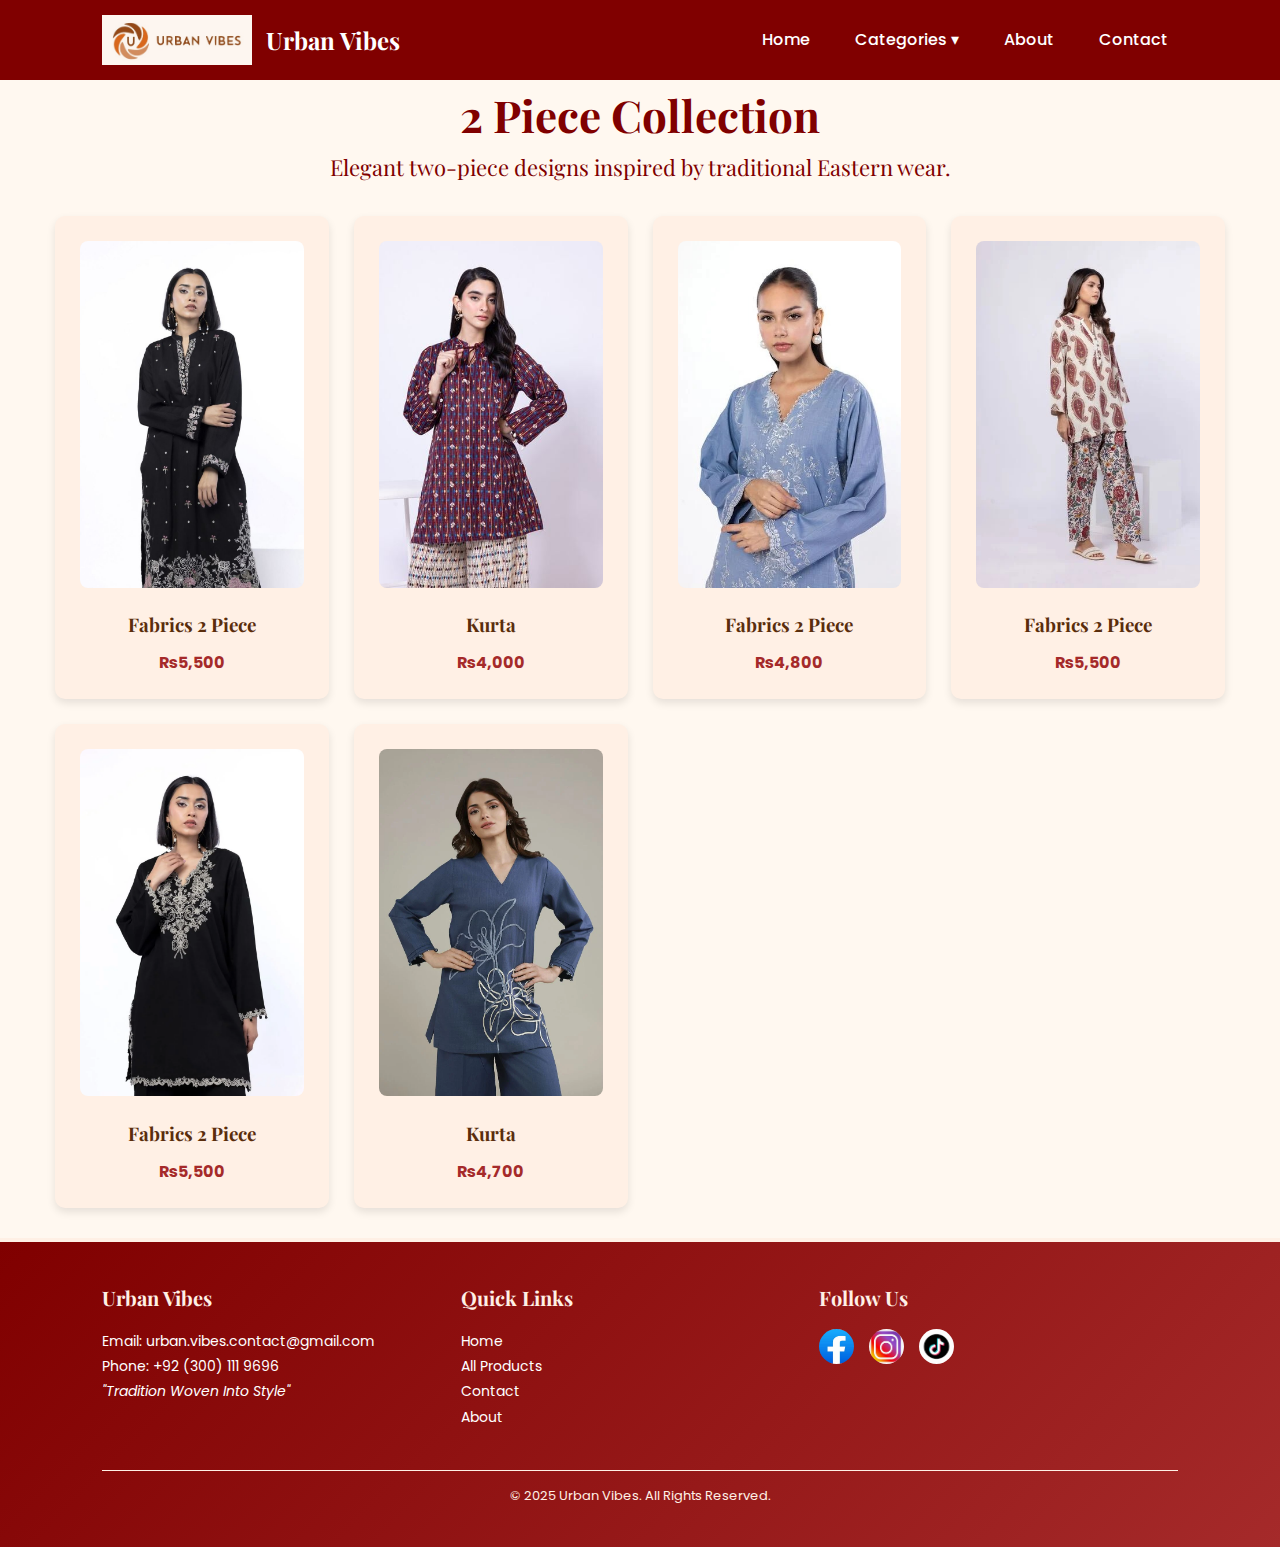
<file: 2piece.html>
<!DOCTYPE html>
<html lang="en">

<head>
    <meta charset="UTF-8">
    <meta name="viewport" content="width=device-width, initial-scale=1.0">
    <title>Urban Vibes - 2 Piece Collection</title>

    <!-- Google Fonts -->
    <link
        href="https://fonts.googleapis.com/css2?family=Poppins:wght@300;400;500;700&family=Playfair+Display:wght@500;700&display=swap"
        rel="stylesheet">

    <!-- CSS -->
    <link rel="stylesheet" href="style.css">
</head>

<body>

    <!-- ========================= NAV BAR ========================= -->
    <nav class="navbar">
        <div class="logo">
            <img src="logo.jpg" alt="Urban Vibes Logo">
            <span>Urban Vibes</span>
        </div>
        <ul class="nav-links">
            <li><a href="index.html">Home</a></li>
            <li class="dropdown">
                <a href="#">Categories ▾</a>
                <div class="dropdown-menu">
                    <a href="product.html">All Products</a>
                    <a href="2piece.html" class="active">2 Piece</a>
                    <a href="3piece.html">3 Piece</a>
                    <a href="perfumes.html">Fragrances</a>
                </div>
            </li>
            <li><a href="about.html">About</a></li>
            <li><a href="contact.html">Contact</a></li>
        </ul>
    </nav>

    <!-- ========================= PAGE HEADER ========================= -->
    <header class="page-header">
        <h1>2 Piece Collection</h1>
        <p>Elegant two-piece designs inspired by traditional Eastern wear.</p>
    </header>

    <!-- ========================= PRODUCTS GRID ========================= -->
   

    <!--by manual-->
    <section class="product-section">
        <div class="product-grid">
            <div class="product-card">
                <img src="chd08a_multi_2.jpg" alt="2 Piece Set 1" loading="lazy">
                <h3>Fabrics 2 Piece</h3>
                <p class="price">₨5,500</p>
                <div class="desc">
                    <p>Classic embroidered two-piece.</p>
                     <a href="https://pk.khaadi.com/fabrics-2-piece-top-and-bottom/CHD08A-VG_MULTI.html?source=plp&plpcgid=002-Fabrics" class="btn">Buy Now</a>
                </div>
            </div>
            <div class="product-card">
                <img src="2piece2.jpg" alt="2 Piece Set 2" loading="lazy">
                <h3>Kurta</h3>
                <p class="price">₨4,000</p>
                <div class="desc">
                    <p> A short printed kurta featuring full sleeves with seashell detailing and a band collar.</p>
                    <a href="https://pk.khaadi.com/kurta/25-10-12E10-08TA-VG_MULTI.html?source=recommendation" class="btn">Buy Now</a>
                </div>
            </div>
            <div class="product-card">
                <img src="2piece3.jpg" alt="2 Piece Set 3" loading="lazy">
                <h3>Fabrics 2 Piece</h3>
                <p class="price">₨4,800</p>
                <div class="desc">
                    <p>Comfortable everyday wear.</p>
                   <a href="https://pk.khaadi.com/fabrics-2-piece-top-and-bottom/CHD14YB-VG_MULTI.html?source=plp&plpcgid=002-Fabrics" class="btn">Buy Now</a>
                </div>
            </div>
            <div class="product-card">
                <img src="2piece4.jpg" alt="2 Piece Set 4" loading="lazy">
                <h3>Fabrics 2 Piece</h3>
                <p class="price">₨5,500</p>
                <div class="desc">
                    <p>Luxury fabric with detailing.</p>
                    <a href="https://pk.khaadi.com/pants/25-06-6E8-10BA-VG_MULTI.html" class="btn">Buy Now</a>
                </div>
            </div>
            <div class="product-card">
                <img src="2piece1.jpg" alt="2 Piece Set 5" loading="lazy">
                <h3>Fabrics 2 Piece </h3>
                <p class="price">₨5,500</p>
                <div class="desc">
                    <p> Dyed Embroidered Crosshatch.</p>
                    <a href="https://pk.khaadi.com/fabrics-2-piece-top-and-bottom/CHD04A-VG_MULTI.html" class="btn">Buy Now</a>
                </div>
            </div>
            <div class="product-card">
                <img src="25-10-12e9-07ta_multi_1.webp" alt="2 Piece Set 6" loading="lazy">
                <h3>Kurta</h3>
                <p class="price">₨4,700</p>
                <div class="desc">
                    <p> Heavy Textured Cotton.</p>
                    <a href="https://pk.khaadi.com/kurta/25-10-12E9-07TA-VG_MULTI.html?source=plp&plpcgid=013-Winter-Collection" class="btn">Buy Now</a>
                </div>
            </div>
            
    </section>


    <!-- ========================= FOOTER ========================= -->
    <footer class="footer">
        <div class="footer-section">
            <h3>Urban Vibes</h3>
            <p>Email: urban.vibes.contact@gmail.com</p>
            <p>Phone: +92 (300) 111 9696</p>
            <p><em>"Tradition Woven Into Style"</em></p>
        </div>

        <div class="footer-section">
            <h3>Quick Links</h3>
            <p><a href="index.html">Home</a></p>
            <p><a href="products.html">All Products</a></p>
            <p><a href="contact.html">Contact</a></p>
            <p><a href="about.html">About</a></p>
        </div>

        <div class="footer-section">
            <h3>Follow Us</h3>
            <div class="social-icons">
                 <a href="https://www.facebook.com/khaadi"><img src="facebook.jpg" alt="Facebook"></a>
                <a href="https://www.instagram.com/khaadi/"><img src="insta.jpg" alt="Instagram"></a>
                <a href="https://www.tiktok.com/@khaadi"><img src="tiktok.jpg" alt="Twitter"></a>
            </div>
        </div>

        <div class="footer-bottom">
            &copy; 2025 Urban Vibes. All Rights Reserved.
        </div>
    </footer>


    
           


</body>


</html>
</file>
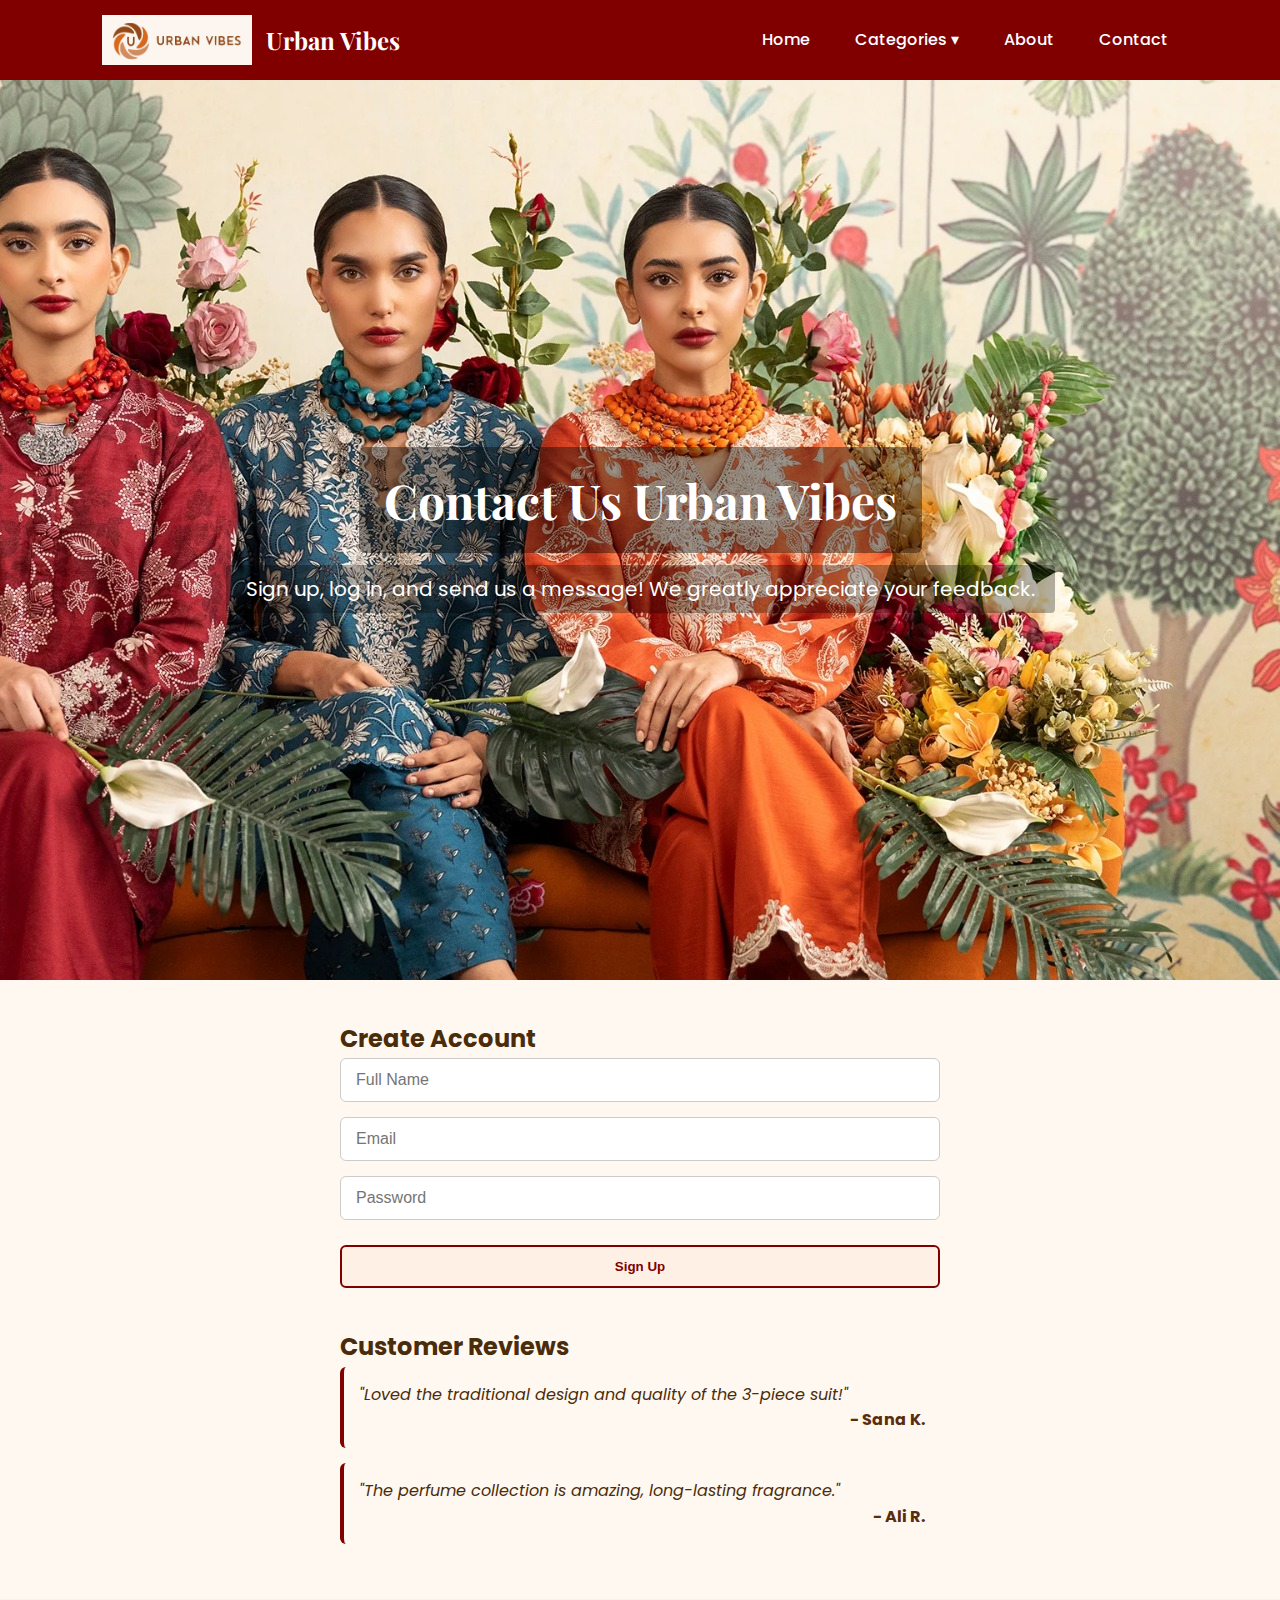
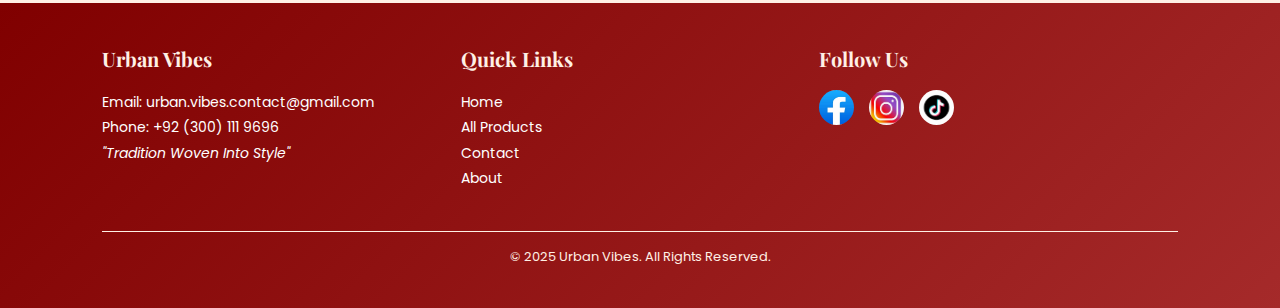
<file: contact.html>
<!DOCTYPE html>
<html lang="en">

<head>
  <meta charset="UTF-8">
  <meta name="viewport" content="width=device-width, initial-scale=1.0">
  <title>Contact – Urban Vibes</title>

  <link
    href="https://fonts.googleapis.com/css2?family=Poppins:wght@300;400;500;700&family=Playfair+Display:wght@500;700&display=swap"
    rel="stylesheet">
  <link rel="stylesheet" href="style.css">

  <script src="urbanvibes.js" defer></script>
  
</head>

<body>

  <!-- NAVBAR -->
  <nav class="navbar">
    <div class="logo">
      <img src="logo.jpg" alt="Urban Vibes Logo">
      <span id="welcomeText">Urban Vibes</span>
    </div>
    <ul class="nav-links">
      <li><a href="index.html">Home</a></li>
      <li class="dropdown">
        <a href="#">Categories ▾</a>
        <div class="dropdown-menu">
          <a href="products.html">All Products</a>
          <a href="2piece.html">2 Piece</a>
          <a href="3piece.html">3 Piece</a>
          <a href="perfumes.html">Fragrances</a>
        </div>
      </li>
      <li><a href="about.html">About</a></li>
      <li><a href="contact.html" class="active">Contact</a></li>
    </ul>
  </nav>

  <!-- ========================= HERO SECTION ========================= -->
  <header class="hero">
    <!-- Replace this background from CSS -->
    <div class="hero-text">
      <h1>Contact Us <span>Urban Vibes</span></h1>
      <p>Sign up, log in, and send us a message! We greatly appreciate your feedback.</p>
    </div>
  </header>

  <!-- CONTACT SECTION -->
  <section class="contact-section">
    <div class="contact-container">

      <!-- SIGNUP FORM -->
      <form id="signupForm">
        <h2>Create Account</h2>
        <input type="text" id="signupName" placeholder="Full Name" required>
        <input type="email" id="signupEmail" placeholder="Email" required>
        <input type="password" id="signupPassword" placeholder="Password" required>
        <button type="submit" class="btn-primary">Sign Up</button>
      </form>

      <!-- LOGIN FORM (hidden initially) -->
      <form id="loginForm" style="display:none;">
        <h2>Login</h2>
        <input type="email" id="loginEmail" placeholder="Email" required>
        <input type="password" id="loginPassword" placeholder="Password" required>
        <button type="submit" class="btn-primary">Login</button>
      </form>

      <!-- CONTACT FORM (hidden initially) -->
      <form id="contactForm" style="display:none;">
        <h2>Send Us a Message</h2>
        <input type="text" id="contactName" placeholder="Full Name" required>
        <input type="email" id="contactEmail" placeholder="Email" required>
        <textarea id="contactMessage" placeholder="Your Message" rows="5" required></textarea>
        <button type="submit" class="btn-primary">Submit</button>
      </form>

      <!-- Reviews -->
      <div class="reviews">
        <h2>Customer Reviews</h2>
        <div class="review-card">
          <p>"Loved the traditional design and quality of the 3-piece suit!"</p>
          <span>- Sana K.</span>
        </div>
        <div class="review-card">
          <p>"The perfume collection is amazing, long-lasting fragrance."</p>
          <span>- Ali R.</span>
        </div>
      </div>

    </div>
  </section>

  <!-- FOOTER -->
  <footer class="footer">
    <div class="footer-section">
      <h3>Urban Vibes</h3>
      <p>Email: urban.vibes.contact@gmail.com</p>
      <p>Phone: +92 (300) 111 9696</p>
      <p><em>"Tradition Woven Into Style"</em></p>
    </div>

    <div class="footer-section">
      <h3>Quick Links</h3>
      <p><a href="index.html">Home</a></p>
      <p><a href="products.html">All Products</a></p>
      <p><a href="contact.html">Contact</a></p>
      <p><a href="about.html">About</a></p>
    </div>

    <div class="footer-section">
      <h3>Follow Us</h3>
      <div class="social-icons">
         <a href="https://www.facebook.com/khaadi"><img src="facebook.jpg" alt="Facebook"></a>
                <a href="https://www.instagram.com/khaadi/"><img src="insta.jpg" alt="Instagram"></a>
                <a href="https://www.tiktok.com/@khaadi"><img src="tiktok.jpg" alt="Twitter"></a>
      </div>
    </div>

    <div class="footer-bottom">
      &copy; 2025 Urban Vibes. All Rights Reserved.
    </div>
  </footer>


</body>

</html>
</file>
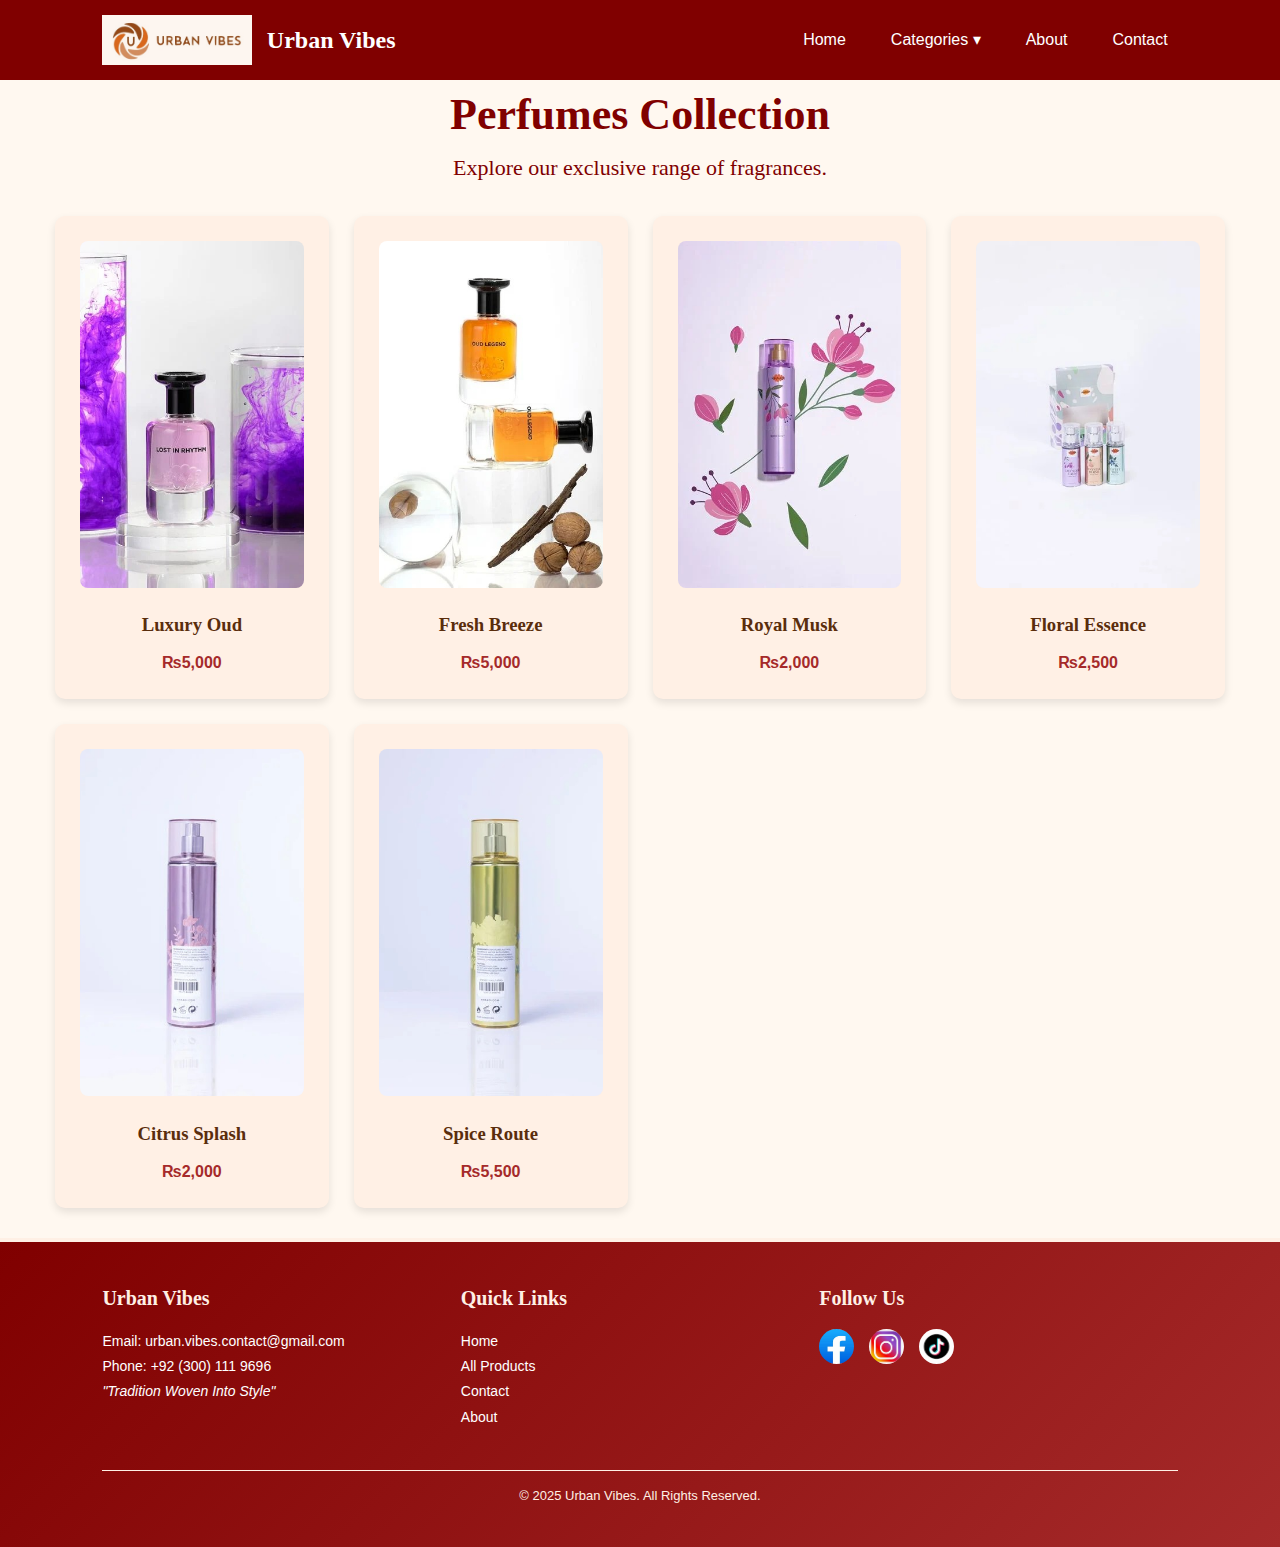
<file: perfumes.html>
<!DOCTYPE html>
<html lang="en">

<head>
    <meta charset="UTF-8">
    <meta name="viewport" content="width=device-width, initial-scale=1.0">
    <title>Perfumes Collection</title>
    <link rel="stylesheet" href="style.css">
</head>

<body>
    <!-- ========================= NAV BAR ========================= -->
    <nav class="navbar">
        <div class="logo">
            <img src="logo.jpg" alt="Urban Vibes Logo">
            <span>Urban Vibes</span>
        </div>

        <ul class="nav-links">
            <li><a href="index.html">Home</a></li>


            <li class="dropdown">
                <a href="#">Categories ▾</a>
                <div class="dropdown-menu">
                    <a href="product.html">All Products</a>
                    <a href="2piece.html" class="active">2 Piece</a>
                    <a href="3piece.html">3 Piece</a>
                    <a href="perfumes.html">Fragrances</a>
                </div>
            </li>
            <li><a href="about.html">About</a></li>

            <li><a href="contact.html">Contact</a></li>
        </ul>
    </nav>

    <!-- ========================= PAGE HEADER ========================= -->
    <header class="page-header">
        <h1>Perfumes Collection</h1>
        <p>Explore our exclusive range of fragrances.</p>
    </header>

    <!-- ========================= PRODUCTS GRID ========================= -->

    <section class="product-section">
        <div class="product-grid">

            <div class="product-card">
                <img src="perf1.jpg" alt="Perfume 1">
                <h3>Luxury Oud</h3>
                <p class="price">₨5,000</p>
                <div class="desc">
                    <p>Long-lasting Arabian fragrance.</p>
                  <a href="https://pk.khaadi.com/lost-in-rhythm/BFP250101-VG_MULTI.html?source=plp&plpcgid=006004-eau-de-parfum" class="btn">Buy Now</a>
                </div>
            </div>

            <div class="product-card">
                <img src="perf2.jpg" alt="Perfume 2">
                <h3>Fresh Breeze</h3>
                <p class="price">₨5,000</p>
                <div class="desc">
                    <p>Light and refreshing daily wear scent.</p>
                   <a href="https://pk.khaadi.com/oud-legend/BFP250107-VG_MULTI.html?source=plp&plpcgid=006004-eau-de-parfum" class="btn">Buy Now</a>
                </div>
            </div>

            <div class="product-card">
                <img src="perf3.jpg" alt="Perfume 3">
                <h3>Royal Musk</h3>
                <p class="price">₨2,000</p>
                <div class="desc">
                    <p>Elegant musky notes with premium feel.</p>
                  <a href="https://pk.khaadi.com/lavender-calm/BFBM241102-VG_DEFAULT.html?source=plp&plpcgid=006003-body-mist" class="btn">Buy Now</a>
                </div>
            </div>

            <div class="product-card">
                <img src="perf4.jpg" alt="Perfume 4">
                <h3>Floral Essence</h3>
                <p class="price">₨2,500</p>
                <div class="desc">
                    <p>Delicate floral fragrance for special occasions.</p>
                    <a href="https://pk.khaadi.com/gift-set/BFGS2502-VG_MULTI.html?source=plp&plpcgid=006-Fragrances" class="btn">Buy Now</a>
                </div>
            </div>

            <div class="product-card">
                <img src="perf5.jpg" alt="Perfume 5">
                <h3>Citrus Splash</h3>
                <p class="price">₨2,000</p>
                <div class="desc">
                    <p>Energizing citrus blend for a vibrant day.</p>
                     <a href="https://pk.khaadi.com/fruity-amber/BFBM250107-VG_MULTI.html?source=plp&plpcgid=006003-body-mist" class="btn">Buy Now</a>
                </div>
            </div>
            <div class="product-card">
                <img src="perf6.jpg" alt="Perfume 6">
                <h3>Spice Route</h3>
                <p class="price">₨5,500</p>
                <div class="desc">
                    <p>Exotic spicy aroma with a warm undertone.</p>
                   <a href="https://pk.khaadi.com/gentle-jasmine/BFBM250110-VG_MULTI.html?source=plp&plpcgid=006003-body-mist" class="btn">Buy Now</a>
                </div>
            </div>
        </div>
    </section>

    <!-- ========================= FOOTER ========================= -->
    <footer class="footer">
        <div class="footer-section">
            <h3>Urban Vibes</h3>
            <p>Email: urban.vibes.contact@gmail.com</p>
            <p>Phone: +92 (300) 111 9696</p>
            <p><em>"Tradition Woven Into Style"</em></p>
        </div>

        <div class="footer-section">
            <h3>Quick Links</h3>
            <p><a href="index.html">Home</a></p>
            <p><a href="products.html">All Products</a></p>
            <p><a href="contact.html">Contact</a></p>
            <p><a href="about.html">About</a></p>
        </div>

        <div class="footer-section">
            <h3>Follow Us</h3>
            <div class="social-icons">
                 <a href="https://www.facebook.com/khaadi"><img src="facebook.jpg" alt="Facebook"></a>
                <a href="https://www.instagram.com/khaadi/"><img src="insta.jpg" alt="Instagram"></a>
                <a href="https://www.tiktok.com/@khaadi"><img src="tiktok.jpg" alt="Twitter"></a>
            </div>
        </div>

        <div class="footer-bottom">
            &copy; 2025 Urban Vibes. All Rights Reserved.
        </div>
    </footer>
</body>


</html>
</file>
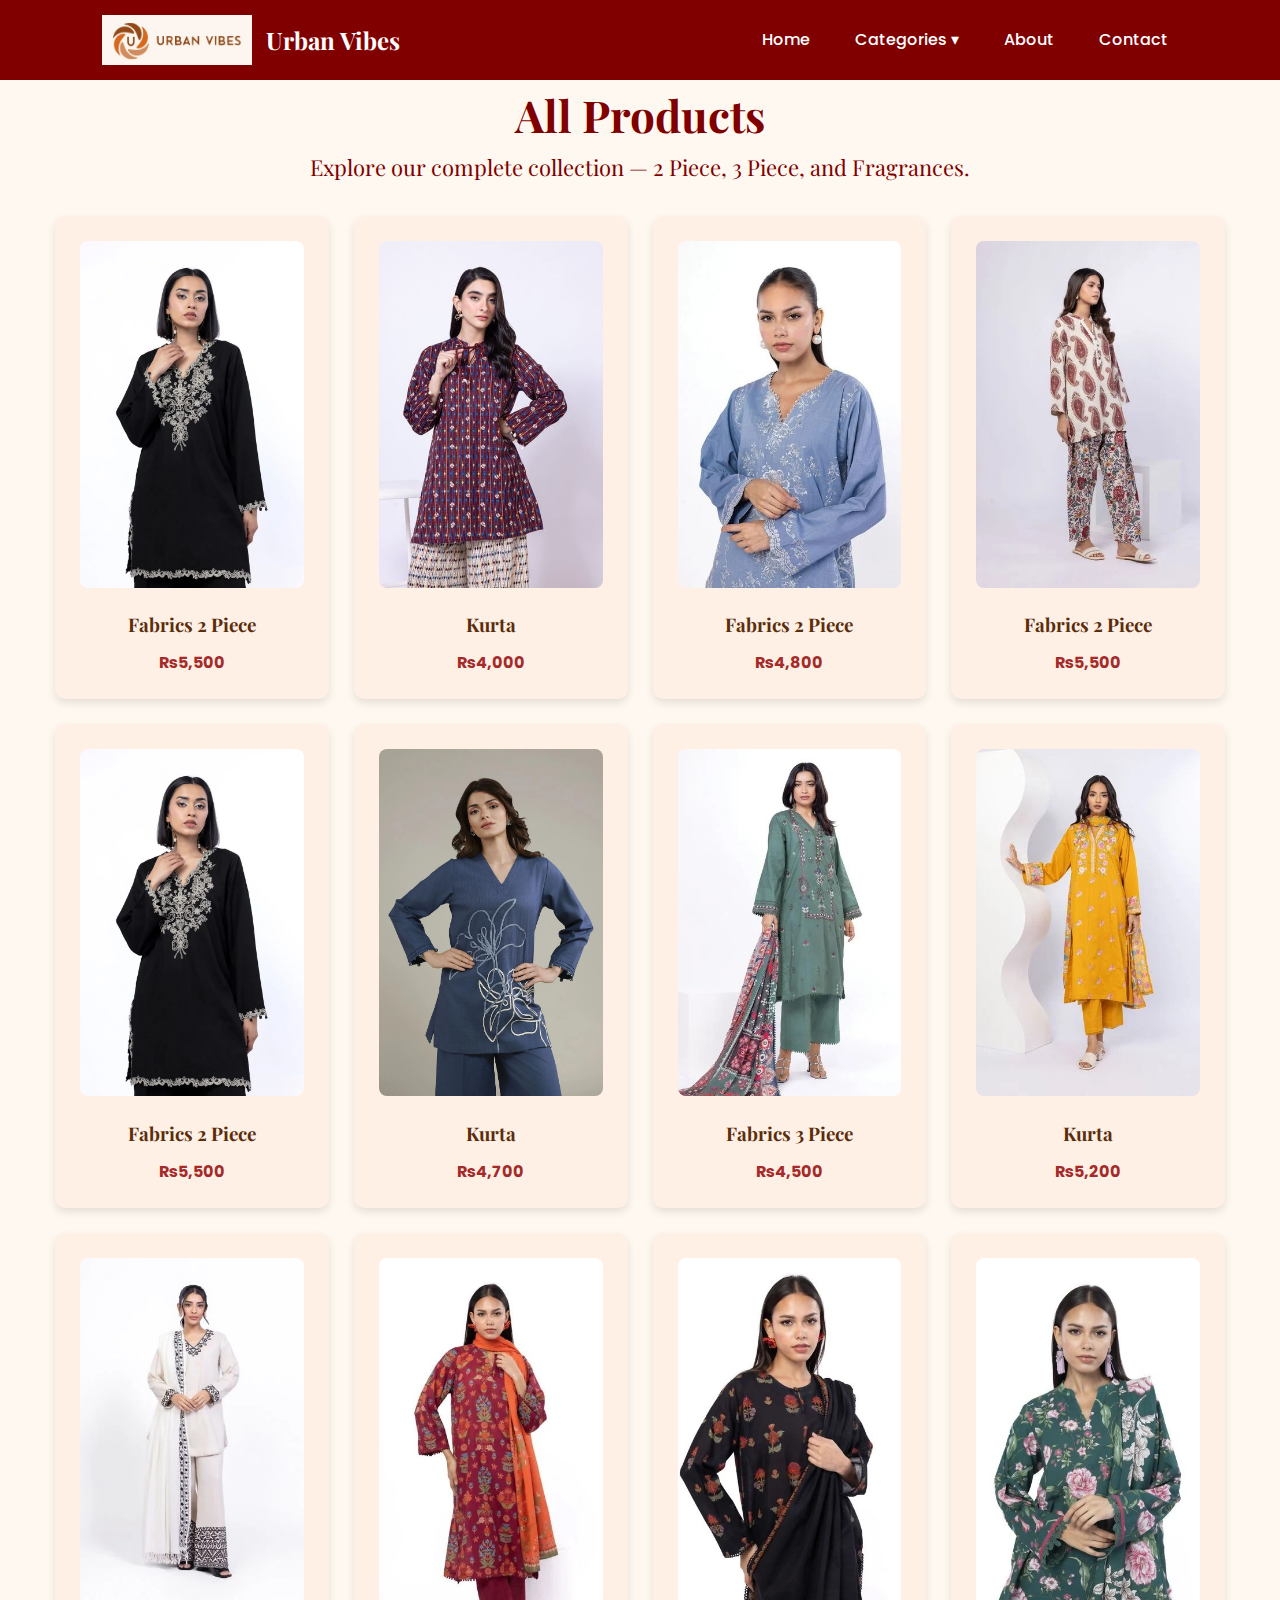
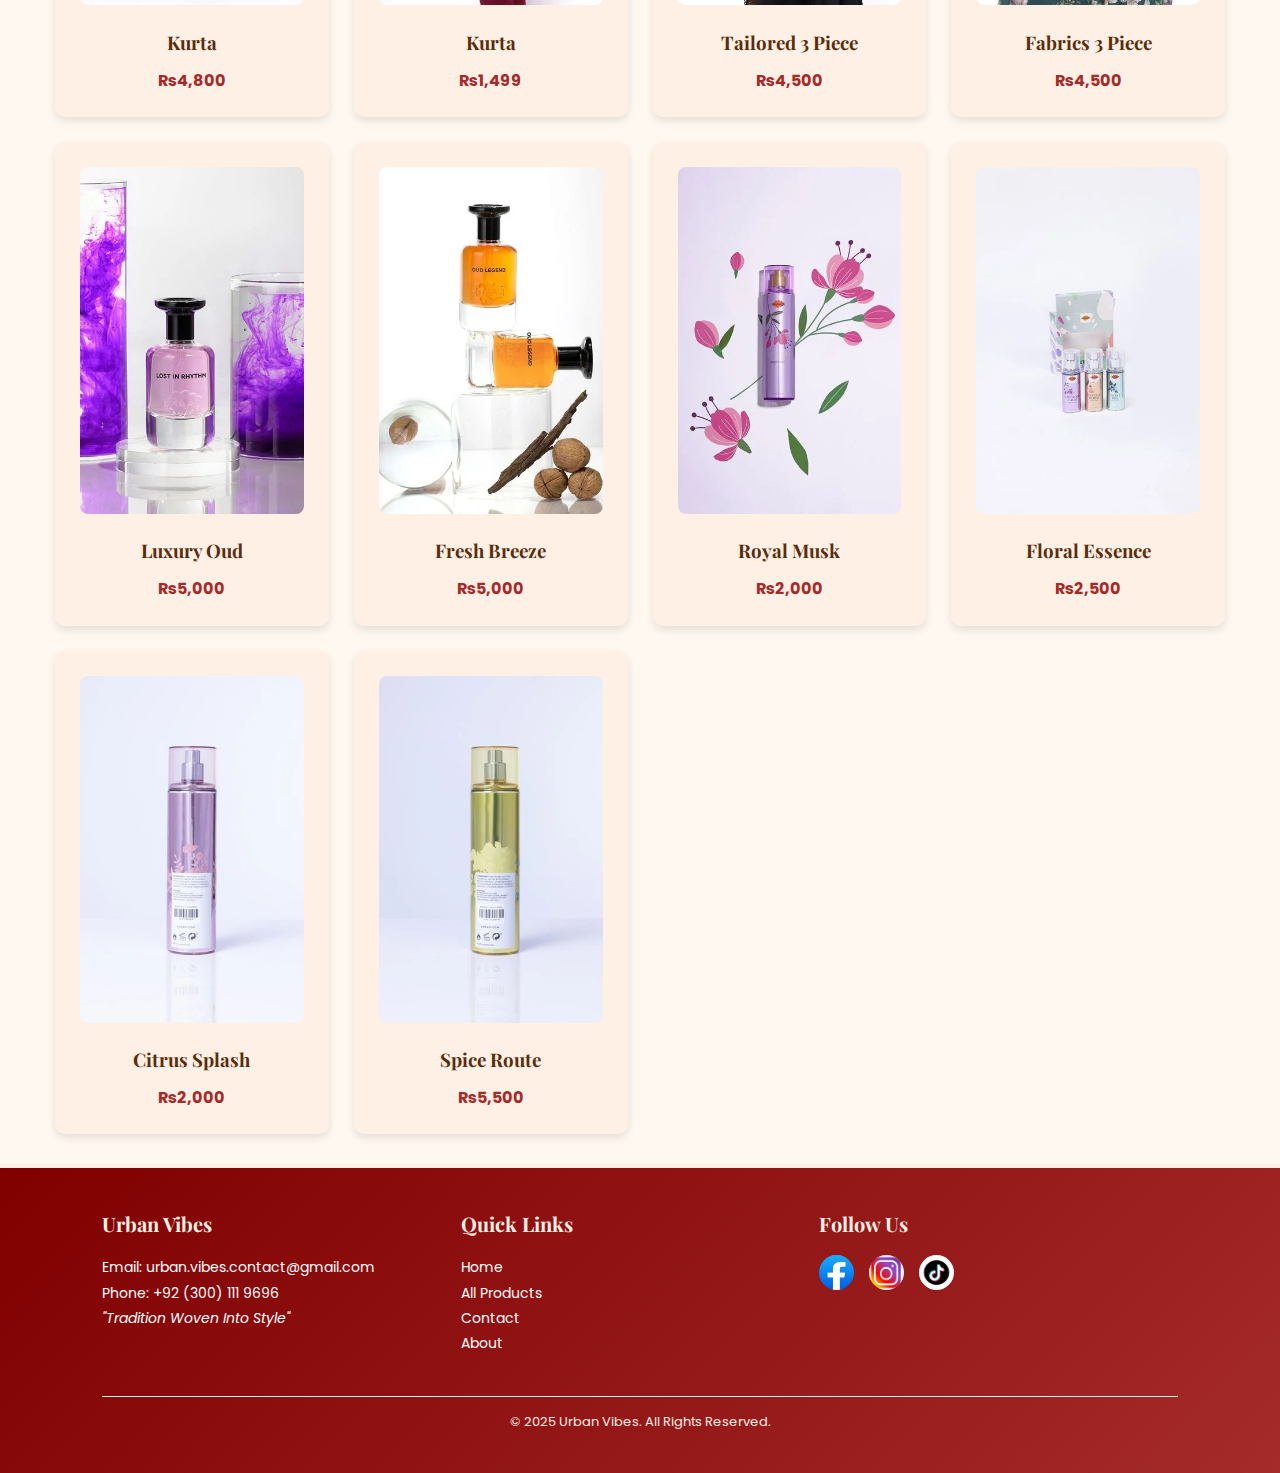
<file: product.html>
<!DOCTYPE html>
<html lang="en">

<head>
    <meta charset="UTF-8">
    <meta name="viewport" content="width=device-width, initial-scale=1.0">
    <title>Urban Vibes - All Products</title>

    <!-- Google Fonts -->
    <link
        href="https://fonts.googleapis.com/css2?family=Poppins:wght@300;400;500;700&family=Playfair+Display:wght@500;700&display=swap"
        rel="stylesheet">

    <!-- CSS -->
    <link rel="stylesheet" href="style.css">

</head>

<body>

    <!-- ========================= NAV BAR ========================= -->
    <nav class="navbar">
        <div class="logo">
            <img src="logo.jpg" alt="Urban Vibes Logo">
            <span>Urban Vibes</span>
        </div>

        <ul class="nav-links">
            <li><a href="index.html">Home</a></li>


            <li class="dropdown">
                <a href="#">Categories ▾</a>
                <div class="dropdown-menu">
                    <a href="product.html" class="active">All Products</a>
                    <a href="2piece.html">2 Piece</a>
                    <a href="3piece.html">3 Piece</a>
                    <a href="perfumes.html">Fragrances</a>
                </div>
            </li>
            <li><a href="about.html">About</a></li>
            <li><a href="contact.html">Contact</a></li>
        </ul>
    </nav>


    <!-- ========================= PAGE TITLE ========================= -->
    <header class="page-header">
        <h1>All Products</h1>
        <p>Explore our complete collection — 2 Piece, 3 Piece, and Fragrances.</p>
    </header>


    <!-- ========================= PRODUCTS GRID ========================= -->
   
    <!--by manual-->
    <section class="product-section">
        <div class="product-grid">
            <div class="product-card">
                <img src="2piece1.jpg" alt="2 Piece Set 1" loading="lazy">
                <h3>Fabrics 2 Piece</h3>
                <p class="price">₨5,500</p>
                <div class="desc">
                    <p>Classic embroidered two-piece.</p>
                     <a href="https://pk.khaadi.com/fabrics-2-piece-top-and-bottom/CHD08A-VG_MULTI.html?source=plp&plpcgid=002-Fabrics" class="btn">Buy Now</a>
                </div>
            </div>
            <div class="product-card">
                <img src="2piece2.jpg" alt="2 Piece Set 2" loading="lazy">
                <h3>Kurta</h3>
                <p class="price">₨4,000</p>
                <div class="desc">
                    <p> A short printed kurta featuring full sleeves with seashell detailing and a band collar.</p>
                    <a href="https://pk.khaadi.com/kurta/25-10-12E10-08TA-VG_MULTI.html?source=recommendation" class="btn">Buy Now</a>
                </div>
            </div>
            <div class="product-card">
                <img src="2piece3.jpg" alt="2 Piece Set 3" loading="lazy">
                <h3>Fabrics 2 Piece</h3>
                <p class="price">₨4,800</p>
                <div class="desc">
                    <p>Comfortable everyday wear.</p>
                   <a href="https://pk.khaadi.com/fabrics-2-piece-top-and-bottom/CHD14YB-VG_MULTI.html?source=plp&plpcgid=002-Fabrics" class="btn">Buy Now</a>
                </div>
            </div>
            <div class="product-card">
                <img src="2piece4.jpg" alt="2 Piece Set 4" loading="lazy">
                <h3>Fabrics 2 Piece</h3>
                <p class="price">₨5,500</p>
                <div class="desc">
                    <p>Luxury fabric with detailing.</p>
                    <a href="https://pk.khaadi.com/pants/25-06-6E8-10BA-VG_MULTI.html" class="btn">Buy Now</a>
                </div>
            </div>
            <div class="product-card">
                <img src="2piece1.jpg" alt="2 Piece Set 5" loading="lazy">
                <h3>Fabrics 2 Piece </h3>
                <p class="price">₨5,500</p>
                <div class="desc">
                    <p> Dyed Embroidered Crosshatch.</p>
                     <a href="https://pk.khaadi.com/fabrics-2-piece-top-and-bottom/CHD04A-VG_MULTI.html" class="btn">Buy Now</a>
                </div>
            </div>
            <div class="product-card">
                <img src="25-10-12e9-07ta_multi_1.webp" loading="lazy">
                <h3>Kurta</h3>
                <p class="price">₨4,700</p>
                <div class="desc">
                    <p> Heavy Textured Cotton.</p>
                    <a href="https://pk.khaadi.com/kurta/25-10-12E9-07TA-VG_MULTI.html?source=plp&plpcgid=013-Winter-Collection" class="btn">Buy Now</a>
                </div>
            </div>


            <div class="product-card">
                <img src="3piece1.jpg" alt="3 Piece Set 1" loading="lazy">
                <h3>Fabrics 3 Piece</h3>
                <p class="price">₨4,500</p>
                <div class="desc">
                    <p>Classic embroidered two-piece.</p>
                     <a href="https://pk.khaadi.com/fabrics-3-piece/DCSN02A-VG_MULTI.html" class="btn">Buy Now</a>
                </div>
            </div>

            <div class="product-card">
                <img src="3piece2.jpg" alt="3 Piece Set 2" loading="lazy">
                <h3>Kurta</h3>
                <p class="price">₨5,200</p>
                <div class="desc">
                    <p>Stylish modern cut.</p>
                     <a href="https://pk.khaadi.com/kurta/25-06-6E4-09TA-VG_MULTI.html" class="btn">Buy Now</a>
                </div>
            </div>

            <div class="product-card">
                <img src="3piece3.jpg" alt="3 Piece Set 3" loading="lazy">
                <h3>Kurta</h3>
                <p class="price">₨4,800</p>
                <div class="desc">
                    <p>Heavy Textured Cotton.</p>
                    <a href="https://pk.khaadi.com/kurta/25-09-11E13-06TB-VG_MULTI.html?source=recommendation" class="btn">Buy Now</a>
                </div>
            </div>

            <div class="product-card">
                <img src="3piece4.jpg" alt="3 Piece Set 4" loading="lazy">
                <h3>Kurta</h3>
                <p class="price">₨1,499</p>
                <div class="desc">
                    <p>Luxury fabric with detailing.</p>
                    <a href="https://pk.khaadi.com/fabrics-3-piece/KW32B-VG_MULTI.html" class="btn">Buy Now</a>
                </div>
            </div>

            <div class="product-card">
                <img src="3piece5.jpg" alt="3 Piece Set 5" loading="lazy">
                <h3>Tailored 3 Piece</h3>
                <p class="price">₨4,500</p>
                <div class="desc">
                    <p>Traditional patterns, modern fit.</p>
                    <a href="https://pk.khaadi.com/tailored-3-piece/KW35AST-VG_MULTI.html" class="btn">Buy Now</a>
                </div>
            </div>

            <div class="product-card">
                <img src="3piece6.jpg" alt="3 Piece Set 6" loading="lazy">
                <h3>Fabrics 3 Piece</h3>
                <p class="price">₨4,500</p>
                <div class="desc">
                    <p>Lightweight and breathable.</p>
                     <a href="https://pk.khaadi.com/fabrics-3-piece/KN31A-VG_MULTI.html" class="btn">Buy Now</a>
                </div>
            </div>


<div class="product-card">
                <img src="perf1.jpg" alt="Perfume 1">
                <h3>Luxury Oud</h3>
                <p class="price">₨5,000</p>
                <div class="desc">
                    <p>Long-lasting Arabian fragrance.</p>
                  <a href="https://pk.khaadi.com/lost-in-rhythm/BFP250101-VG_MULTI.html?source=plp&plpcgid=006004-eau-de-parfum" class="btn">Buy Now</a>
                </div>
            </div>

            <div class="product-card">
                <img src="perf2.jpg" alt="Perfume 2">
                <h3>Fresh Breeze</h3>
                <p class="price">₨5,000</p>
                <div class="desc">
                    <p>Light and refreshing daily wear scent.</p>
                   <a href="https://pk.khaadi.com/oud-legend/BFP250107-VG_MULTI.html?source=plp&plpcgid=006004-eau-de-parfum" class="btn">Buy Now</a>
                </div>
            </div>

            <div class="product-card">
                <img src="perf3.jpg" alt="Perfume 3">
                <h3>Royal Musk</h3>
                <p class="price">₨2,000</p>
                <div class="desc">
                    <p>Elegant musky notes with premium feel.</p>
                  <a href="https://pk.khaadi.com/lavender-calm/BFBM241102-VG_DEFAULT.html?source=plp&plpcgid=006003-body-mist" class="btn">Buy Now</a>
                </div>
            </div>

            <div class="product-card">
                <img src="perf4.jpg" alt="Perfume 4">
                <h3>Floral Essence</h3>
                <p class="price">₨2,500</p>
                <div class="desc">
                    <p>Delicate floral fragrance for special occasions.</p>
                    <a href="https://pk.khaadi.com/gift-set/BFGS2502-VG_MULTI.html?source=plp&plpcgid=006-Fragrances" class="btn">Buy Now</a>
                </div>
            </div>

            <div class="product-card">
                <img src="perf5.jpg" alt="Perfume 5">
                <h3>Citrus Splash</h3>
                <p class="price">₨2,000</p>
                <div class="desc">
                    <p>Energizing citrus blend for a vibrant day.</p>
                     <a href="https://pk.khaadi.com/fruity-amber/BFBM250107-VG_MULTI.html?source=plp&plpcgid=006003-body-mist" class="btn">Buy Now</a>
                </div>
            </div>
            <div class="product-card">
                <img src="perf6.jpg" alt="Perfume 6">
                <h3>Spice Route</h3>
                <p class="price">₨5,500</p>
                <div class="desc">
                    <p>Exotic spicy aroma with a warm undertone.</p>
                   <a href="https://pk.khaadi.com/gentle-jasmine/BFBM250110-VG_MULTI.html?source=plp&plpcgid=006003-body-mist" class="btn">Buy Now</a>
                </div>
            </div>
        </div>
    </section>


    <!-- ========================= FOOTER ========================= -->
    <footer class="footer">
        <div class="footer-section">
            <h3>Urban Vibes</h3>
            <p>Email: urban.vibes.contact@gmail.com</p>
            <p>Phone: +92 (300) 111 9696</p>
            <p><em>"Tradition Woven Into Style"</em></p>
        </div>

        <div class="footer-section">
            <h3>Quick Links</h3>
            <p><a href="index.html">Home</a></p>
            <p><a href="products.html">All Products</a></p>
            <p><a href="contact.html">Contact</a></p>
            <p><a href="about.html">About</a></p>
        </div>

        <div class="footer-section">
            <h3>Follow Us</h3>
            <div class="social-icons">
                <a href="https://www.facebook.com/khaadi"><img src="facebook.jpg" alt="Facebook"></a>
                <a href="https://www.instagram.com/khaadi/"><img src="insta.jpg" alt="Instagram"></a>
                <a href="https://www.tiktok.com/@khaadi"><img src="tiktok.jpg" alt="Twitter"></a>
            </div>
        </div>

        <div class="footer-bottom">
            &copy; 2025 Urban Vibes. All Rights Reserved.
        </div>
    </footer>

    
</body>


</html>
</file>
<file: style.css>
/* ========================= GENERAL RESET ========================= */
* {
    margin: 0;
    padding: 0;
    box-sizing: border-box;
}

body {
    font-family: 'Poppins', sans-serif;
    line-height: 1.6;
    background-color: #fff8f0;
    color: #4a2c0a;
}

/* ========================= NAVBAR ========================= */
.navbar {
    display: flex;
    justify-content: space-between;
    align-items: center;
    padding: 15px 8%;
    background-color: #800000;
    color: #fff;
    position: sticky;
    top: 0;
    z-index: 1000;
}

.navbar .logo img {
    width: 150px;
    height: 50px;
    margin-right: 10px;
    vertical-align: middle;
}

.navbar .logo span {
    font-family: 'Playfair Display', serif;
    font-size: 24px;
    font-weight: bold;
    vertical-align: middle;
}

.nav-links {
    list-style: none;
    display: flex;
    align-items: center;
}

.nav-links li {
    margin-left: 25px;
    position: relative;
}

.nav-links a {
    text-decoration: none;
    color: #fff;
    font-weight: 500;
    padding: 5px 10px;
    transition: 0.3s;
}

.nav-links a:hover {
    background-color: #a52a2a;
    border-radius: 4px;
}


/* Dropdown */
.dropdown .dropdown-menu {
    display: none;
    position: absolute;
    top: 40px;
    left: 0;
    background-color: #800000;
    padding: 10px 0;
    border-radius: 4px;
    min-width: 150px;
}

.dropdown .dropdown-menu a {
    display: block;
    padding: 8px 15px;
    color: #fff;
}

.dropdown:hover .dropdown-menu {
    display: block;
}

.dropdown.open .dropdown-menu {
    display: block;
}

.dropdown:focus-within .dropdown-menu {
    display: block;
}

/* ========================= HERO SECTION ========================= */
.hero {
    background-image: url('bg.jpg');
    background-size: cover;
    background-position: center;
    height: 100vh;
    display: flex;
    align-items: center;
    justify-content: center;
    color: #fff;
    text-align: center;
}

.hero-text {
    display: flex;
    flex-direction: column;
    align-items: center;
    gap: 12px; /* space between h1 and p */
}

.hero-text h1 {
    font-size: 48px;
    font-family: 'Playfair Display', serif;
    margin-bottom: 0;
    background: rgba(0, 0, 0, 0.4);
    padding: 15px 25px;
    border-radius: 6px;
}

.hero-text p {
    font-size: 20px;
    background: rgba(0, 0, 0, 0.3);
    padding: 8px 20px;
    border-radius: 4px;
    margin: 0; /* remove extra spacing if any */
}

/* ========================= SECTION TITLES ========================= */
.section-title {
    font-family: 'Playfair Display', serif;
    text-align: center;
    font-size: 32px;
    color: #800000;
    margin: 40px 0 20px 0;
}

.page-header {
    font-family: 'Playfair Display', serif;
    text-align: center;
    font-size: 22px;
    color: #800000;
}

/* ========================= INFO SECTION ========================= */
.info-section {
    max-width: 1000px;
    margin: 0 auto;
    text-align: center;
    padding: 20px 15px;
}

.info-section p {
    font-size: 18px;
    color: #4a2c0a;
    line-height: 1.8;
}

/* ========================= PRODUCT GRID ========================= */
.product-section,
.featured-section {
    max-width: 1200px;
    margin: 0 auto;
    padding: 30px 15px;
}

.product-grid,
.featured-container {
    display: grid;
    grid-template-columns: repeat(auto-fit, minmax(250px, 1fr));
    gap: 25px;
}

.product-card,
.featured-card {
    background-color: #fff0e5;
    border-radius: 10px;
    padding: 25px;
    text-align: center;
    box-shadow: 0 4px 8px rgba(0, 0, 0, 0.1);
    transition: transform 0.3s;
}

.product-card:hover,
.featured-card:hover {
    transform: translateY(-5px);
}

.product-card img,
.featured-card img {
    width: 100%;
    height: 80%;
    object-fit: cover;
    border-radius: 8px;
    margin-bottom: 15px;
}

.product-card h3,
.featured-card h3 {
    font-family: 'Playfair Display', serif;
    color: #5a2d0c;
    margin-bottom: 10px;
}

.product-card p.price {
    font-weight: bold;
    color: #a52a2a;
    margin-bottom: 10px;
}

.product-card,
.featured-card {
    position: relative;
    overflow: hidden;
}

.product-card .desc,
.featured-card .desc {
    position: absolute;
    bottom: 0;
    left: 0;
    right: 0;
    background: rgba(255, 240, 229, 0.9);
    /* semi-transparent */
    color: #4a2c0a;
    font-size: 14px;
    padding: 10px;
    transform: translateY(100%);
    transition: transform 0.3s ease;
}

.product-card:hover .desc,
.featured-card:hover .desc {
    transform: translateY(0);
}

/* Add to Cart Button */
.btn {
  display: inline-block;
  padding: 10px 20px;
 background-color: #a52a2a;
  color: white;
  text-decoration: none;
  border-radius: 5px;
}
.btn:hover {
 background-color: #5a2d0c;
}
.add-cart-btn {
    padding: 10px 20px;
    background-color: #a52a2a;
    color: white;
    border: none;
    border-radius: 5px;
    cursor: pointer;
    font-weight: bold;
    transition: 0.3s;
}

.add-cart-btn:hover {
    background-color: #5a2d0c;
}

/* ========================= CONTACT SECTION ========================= */
.contact-section {
    display: flex;
    flex-wrap: wrap;
    justify-content: space-around;
    padding: 40px 8%;
}

.contact-container {
    flex: 1 1 400px;
    max-width: 600px;
}

.contact-container form {
    display: flex;
    flex-direction: column;
}

.contact-container input,
.contact-container textarea {
    padding: 12px 15px;
    margin-bottom: 15px;
    border-radius: 6px;
    border: 1px solid #ccc;
    font-size: 16px;
}

.contact-container textarea {
    resize: vertical;
}

.btn-primary {
    padding: 12px 20px;
    margin-top: 10px;
    border: none;
    border-radius: 6px;
    font-weight: bold;
    cursor: pointer;
    transition: 0.3s;
}

.btn-primary {
    background-color: #fff0e5;
    color: #800000;
    border: 2px solid #800000;
}

.btn-primary:hover {
    background-color: #a52a2a;
    color: #fff;
}

/* ========================= REVIEWS ========================= */
.reviews {
    margin-top: 40px;
}

.review-card {
    background-color: #fff8f0;
    padding: 15px;
    margin-bottom: 15px;
    border-left: 4px solid #800000;
    border-radius: 6px;
}

.review-card p {
    font-style: italic;
}

.review-card span {
    display: block;
    text-align: right;
    font-weight: bold;
    color: #5a2d0c;
}

/* Tabs inside modal */
.tab-buttons {
    display: flex;
    justify-content: space-around;
    margin-bottom: 20px;
}

.tab-buttons button {
    background: #fff0e5;
    border: 1px solid #800000;
    padding: 10px 20px;
    cursor: pointer;
    border-radius: 6px;
    font-weight: bold;
    transition: 0.3s;
}

.tab-buttons button.active,
.tab-buttons button:hover {
    background-color: #800000;
    color: #fff;
}

.form {
    display: none;
    flex-direction: column;
}

.form.active {
    display: flex;
}

.form input,
.form select {
    padding: 12px 15px;
    margin-bottom: 15px;
    border-radius: 6px;
    border: 1px solid #ccc;
    font-size: 16px;
}

/* ========================= FOOTER ========================= */
footer,
.footer {
    background: linear-gradient(135deg, #800000, #a52a2a);
    /* deep red gradient */
    color: #fff;
    padding: 40px 8%;
    font-family: 'Poppins', sans-serif;
    display: flex;
    flex-wrap: wrap;
    justify-content: space-between;
    align-items: flex-start;
    border-top: 4px solid #fff0e5;
}

.footer .footer-section {
    flex: 1 1 250px;
    margin-bottom: 20px;
}

.footer h3 {
    font-family: 'Playfair Display', serif;
    font-size: 20px;
    margin-bottom: 15px;
    color: #fff0e5;
}

.footer p,
.footer a {
    font-size: 14px;
    color: #fff;
    text-decoration: none;
    line-height: 1.8;
}

.footer a:hover {
    color: #ffd699;
}

/* Social icons using images */
.footer .social-icons {
    display: flex;
    margin-top: 10px;
}

.footer .social-icons img {
    width: 35px;
    height: 35px;
    margin-right: 15px;
    border-radius: 50%;
    transition: transform 0.3s, box-shadow 0.3s;
    cursor: pointer;
}

.footer .social-icons img:hover {
    transform: scale(1.1);
    box-shadow: 0 4px 8px rgba(255, 215, 153, 0.5);
}

/* Footer bottom */
.footer .footer-bottom {
    width: 100%;
    text-align: center;
    border-top: 1px solid #fff0e5;
    margin-top: 20px;
    padding-top: 15px;
    font-size: 13px;
    color: #fff0e5;
}

/* Responsive */
@media screen and (max-width: 768px) {

    footer,
    .footer {
        flex-direction: column;
        align-items: center;
    }

    .footer .footer-section {
        text-align: center;
    }

    .footer .social-icons {
        justify-content: center;
    }
}


/* Responsive */
@media screen and (max-width: 768px) {

    footer,
    .footer {
        flex-direction: column;
        align-items: center;
    }

    .footer .footer-section {
        text-align: center;
    }

    .footer .social-icons {
        justify-content: center;
    }
}


/* ========================= RESPONSIVE ========================= */
@media screen and (max-width: 768px) {
    .navbar {
        flex-direction: column;
        align-items: flex-start;
    }

    .nav-links {
        flex-direction: column;
        width: 100%;
    }

    .nav-links li {
        margin-left: 0;
        margin-top: 10px;
    }

    .product-grid,
    .featured-container {
        grid-template-columns: 1fr;
    }

    .contact-section {
        flex-direction: column;
    }
}
</file>
